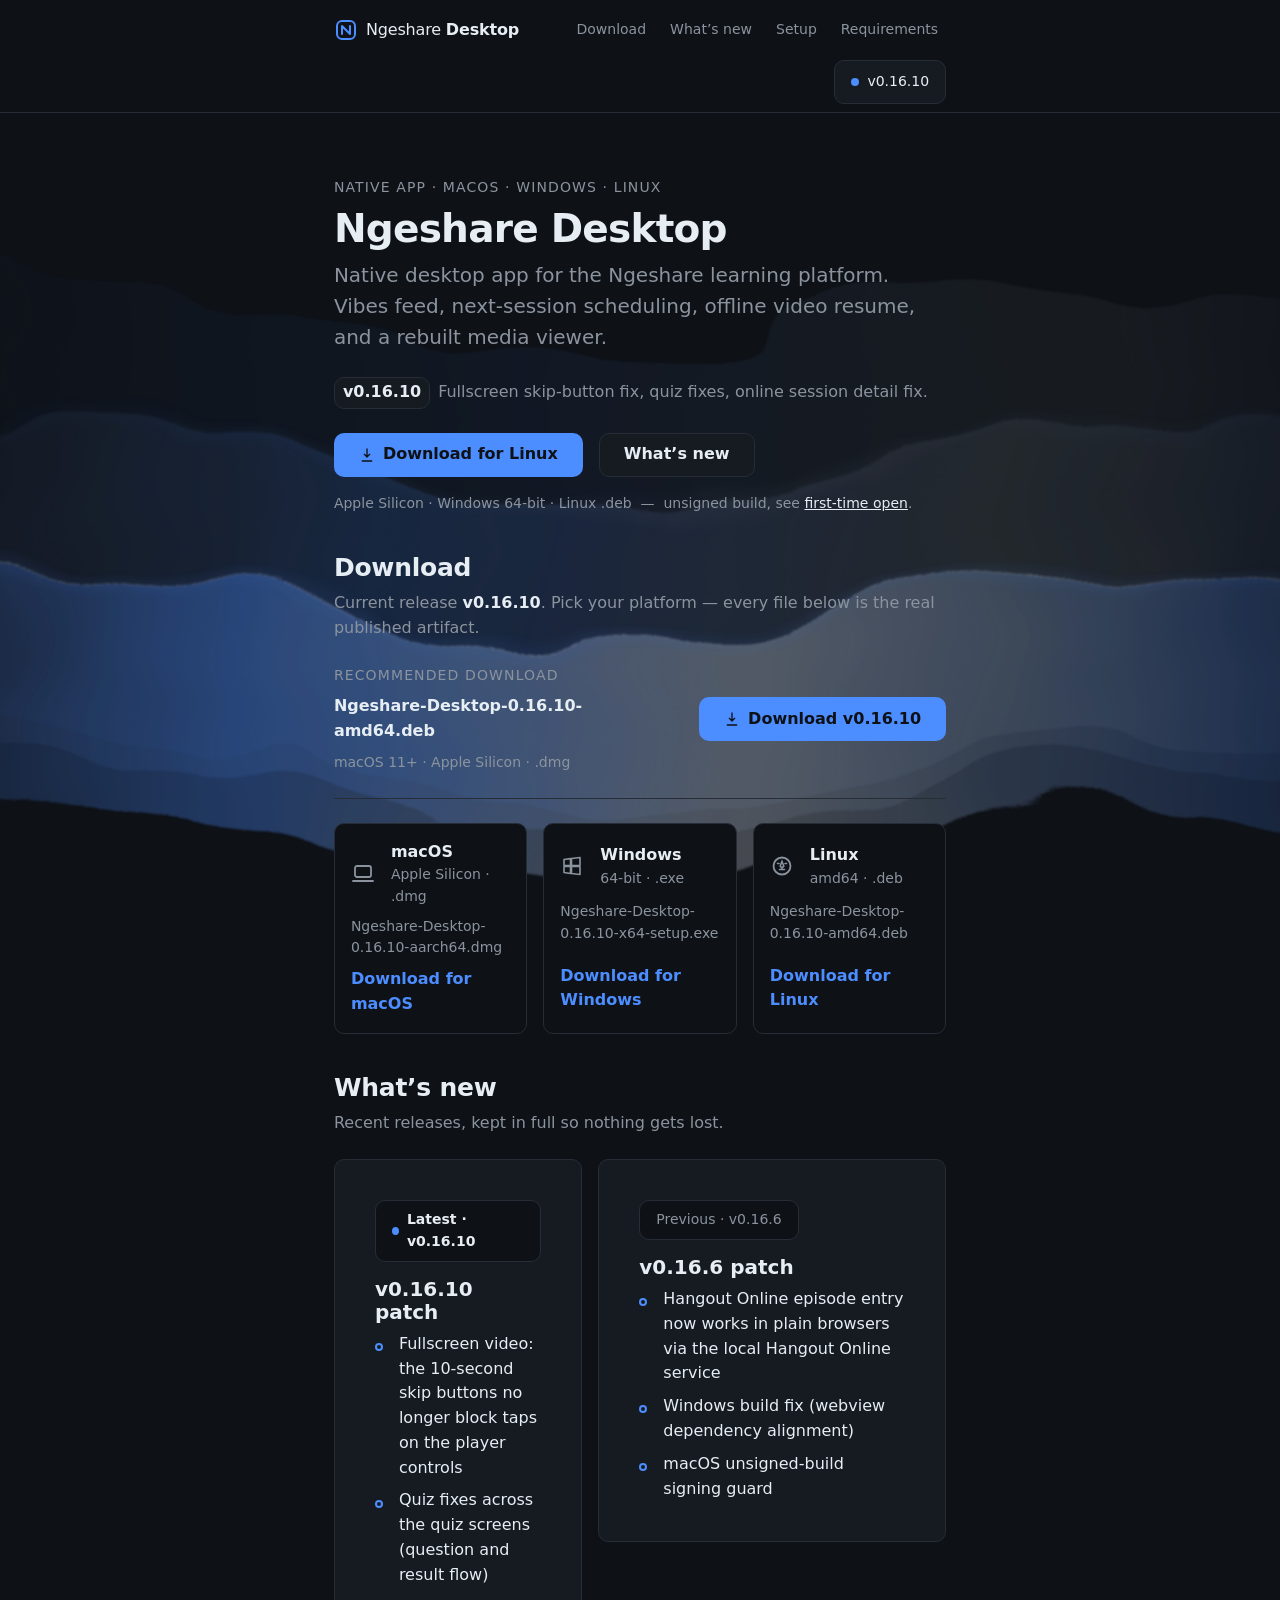
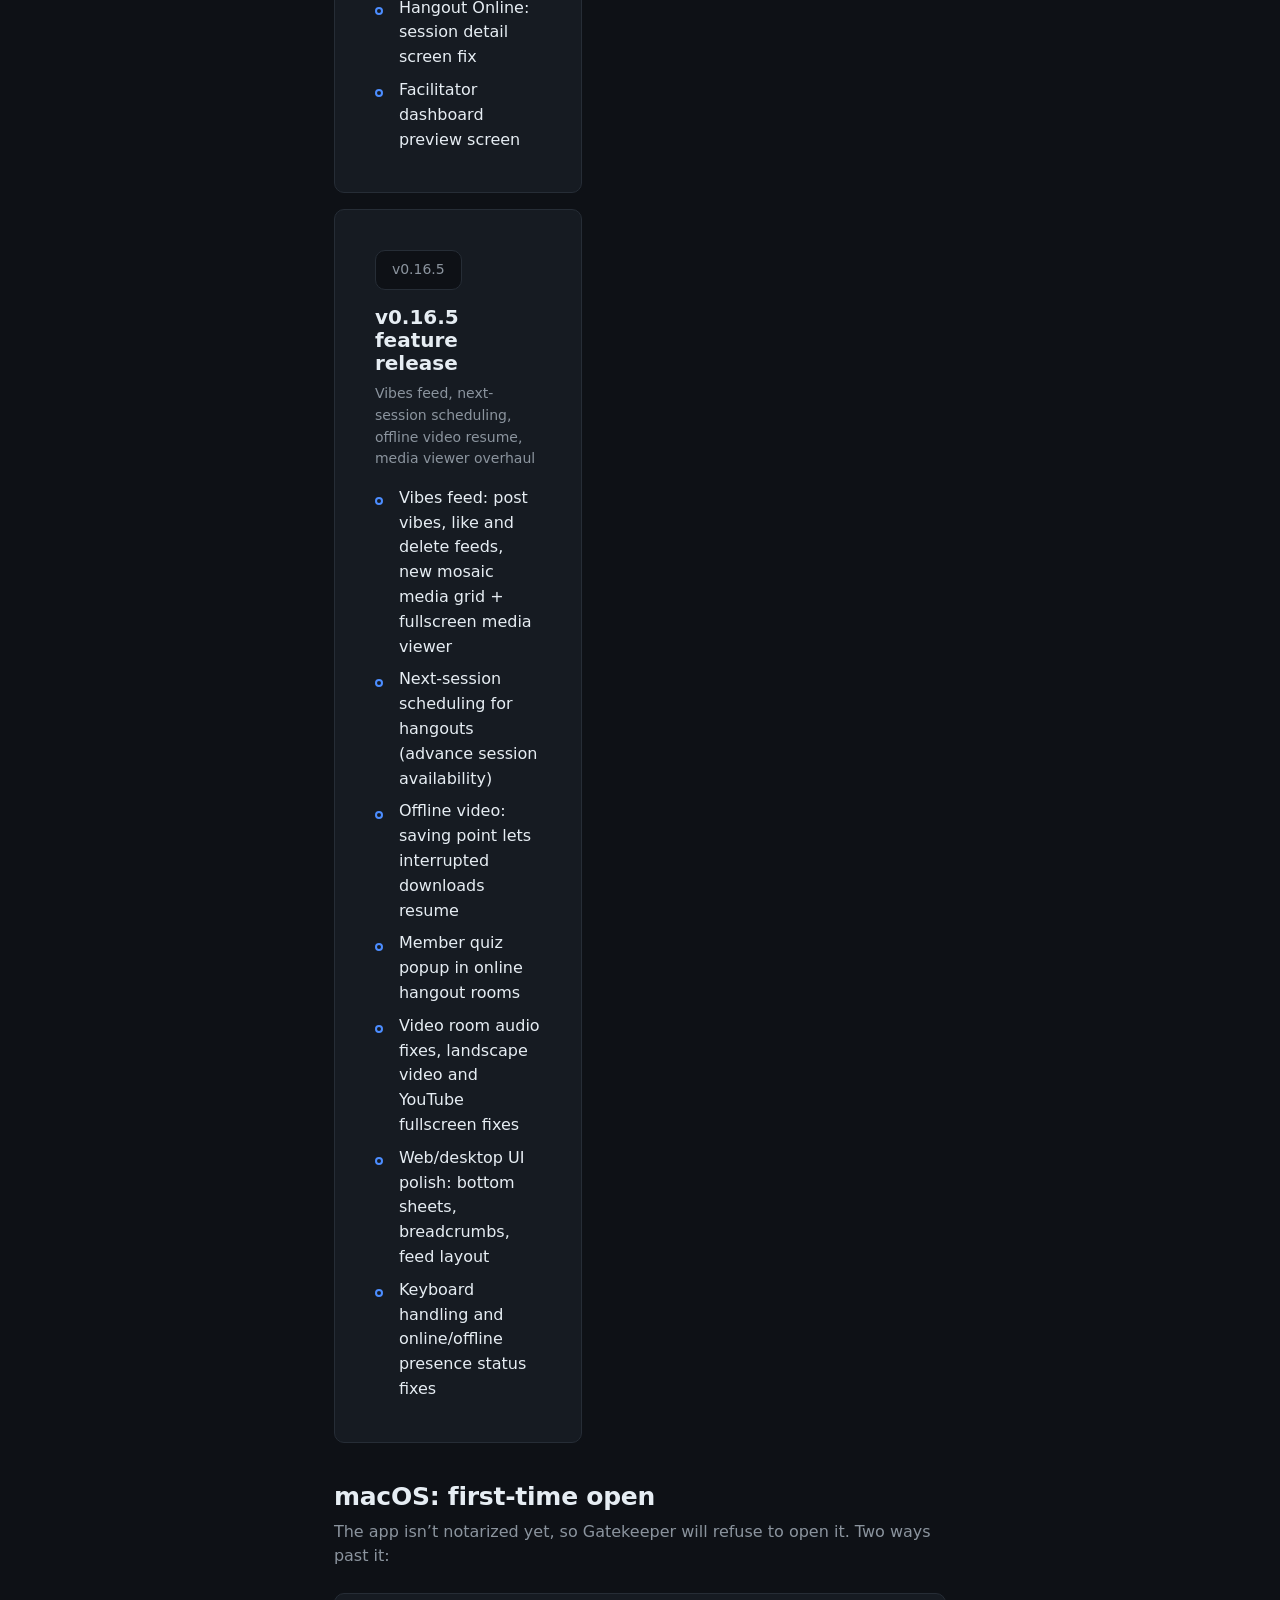
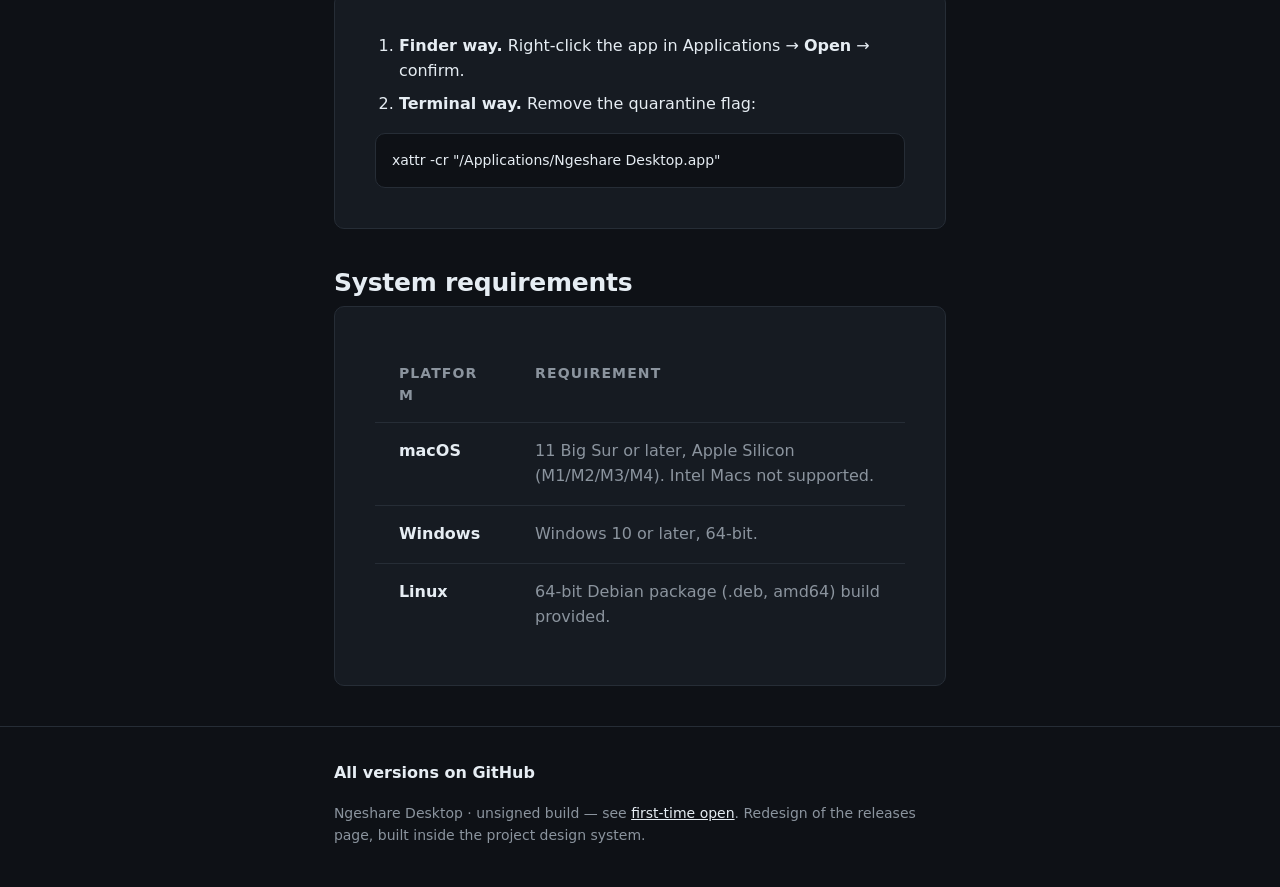
<file: index.html>
<!doctype html>
<html lang="en">
  <head>
    <meta charset="utf-8" />
    <meta name="viewport" content="width=device-width, initial-scale=1" />
    <title>Ngeshare Desktop — Download</title>
    <meta name="description" content="Download Ngeshare Desktop for macOS (Apple Silicon), Windows, or Linux." />
    <link rel="stylesheet" href="./tokens.css" />
    <link rel="stylesheet" href="./styles.css" />
  </head>
  <body>
    <div class="wave-bg" aria-hidden="true">
      <svg xmlns="http://www.w3.org/2000/svg" viewBox="0 0 1440 900" preserveAspectRatio="none">
        <defs>
          <!-- Ribbon gradients: bright core fading to nothing at both ends -->
          <linearGradient id="ribbon-a" x1="0" y1="0" x2="1" y2="0">
            <stop offset="0%" stop-color="var(--accent)" stop-opacity="0" />
            <stop offset="28%" stop-color="var(--accent)" stop-opacity="0.55" />
            <stop offset="55%" stop-color="var(--fg)" stop-opacity="0.42" />
            <stop offset="82%" stop-color="var(--accent)" stop-opacity="0.30" />
            <stop offset="100%" stop-color="var(--accent)" stop-opacity="0" />
          </linearGradient>
          <linearGradient id="ribbon-b" x1="0" y1="0" x2="1" y2="0">
            <stop offset="0%" stop-color="var(--muted)" stop-opacity="0" />
            <stop offset="35%" stop-color="var(--accent)" stop-opacity="0.34" />
            <stop offset="68%" stop-color="var(--muted)" stop-opacity="0.26" />
            <stop offset="100%" stop-color="var(--accent)" stop-opacity="0" />
          </linearGradient>
          <linearGradient id="ribbon-c" x1="0" y1="0" x2="1" y2="0">
            <stop offset="0%" stop-color="var(--accent)" stop-opacity="0" />
            <stop offset="45%" stop-color="var(--accent)" stop-opacity="0.22" />
            <stop offset="75%" stop-color="var(--fg)" stop-opacity="0.16" />
            <stop offset="100%" stop-color="var(--accent)" stop-opacity="0" />
          </linearGradient>
          <!-- Soft luminous edge -->
          <filter id="ribbon-glow" x="-30%" y="-60%" width="160%" height="220%">
            <feGaussianBlur stdDeviation="7" />
          </filter>
          <!-- Slow liquid warp of the ribbon silhouettes -->
          <filter id="ribbon-flow" x="-30%" y="-60%" width="160%" height="220%">
            <feTurbulence type="fractalNoise" baseFrequency="0.004 0.009" numOctaves="2" seed="11" result="flow-noise">
              <animate attributeName="baseFrequency" dur="34s" values="0.004 0.009;0.0065 0.0065;0.004 0.009" repeatCount="indefinite" />
            </feTurbulence>
            <feDisplacementMap in="SourceGraphic" in2="flow-noise" scale="95" xChannelSelector="R" yChannelSelector="G" result="warped" />
            <feGaussianBlur in="warped" stdDeviation="1.2" />
          </filter>
        </defs>

        <!-- Deepest, widest, slowest ribbon -->
        <g class="wave-bg__layer wave-bg__layer--c" filter="url(#ribbon-flow)">
          <path d="M-320,300 C120,140 520,470 920,320 C1220,210 1520,380 1800,240 L1800,700 C1520,840 1220,670 920,780 C520,930 120,600 -320,760 Z" fill="url(#ribbon-c)" />
        </g>

        <!-- Middle ribbon -->
        <g class="wave-bg__layer wave-bg__layer--b" filter="url(#ribbon-flow)">
          <path d="M-320,470 C160,300 560,620 940,470 C1240,355 1520,540 1800,400 L1800,730 C1520,870 1240,690 940,800 C560,950 160,630 -320,800 Z" fill="url(#ribbon-b)" />
          <path d="M-320,470 C160,300 560,620 940,470 C1240,355 1520,540 1800,400" fill="none" stroke="url(#ribbon-a)" stroke-width="2.5" filter="url(#ribbon-glow)" />
        </g>

        <!-- Foreground bright core streak -->
        <g class="wave-bg__layer wave-bg__layer--a" filter="url(#ribbon-flow)">
          <path d="M-320,620 C200,450 580,760 960,610 C1260,495 1540,670 1800,540 L1800,780 C1540,910 1260,735 960,850 C580,1000 200,690 -320,860 Z" fill="url(#ribbon-a)" />
          <path d="M-320,620 C200,450 580,760 960,610 C1260,495 1540,670 1800,540" fill="none" stroke="var(--accent)" stroke-opacity="0.7" stroke-width="2.5" filter="url(#ribbon-glow)" />
          <path d="M-320,620 C200,450 580,760 960,610 C1260,495 1540,670 1800,540" fill="none" stroke="var(--fg)" stroke-opacity="0.38" stroke-width="1" />
        </g>
      </svg>
    </div>
    <header class="site-header">
      <div class="wrap site-header__inner">
        <a class="brand" href="#top" aria-label="Ngeshare Desktop home">
          <svg class="brand__mark" viewBox="0 0 24 24" aria-hidden="true"><rect x="3" y="3" width="18" height="18" rx="5" fill="none" stroke="currentColor" stroke-width="2"/><path d="M8 16V8l8 8V8" fill="none" stroke="currentColor" stroke-width="2" stroke-linecap="round" stroke-linejoin="round"/></svg>
          <span>Ngeshare <strong>Desktop</strong></span>
        </a>
        <nav class="site-nav" aria-label="Primary">
          <a href="#download">Download</a>
          <a href="#changelog">What&rsquo;s new</a>
          <a href="#setup">Setup</a>
          <a href="#requirements">Requirements</a>
        </nav>
        <p class="version-pill" aria-label="Current release version">
          <span class="version-pill__dot" aria-hidden="true"></span>
          v0.16.10
        </p>
      </div>
    </header>

    <main id="top">
      <!-- HERO -->
      <section class="hero wrap" aria-labelledby="page-title">
        <p class="eyebrow">Native app &middot; macOS &middot; Windows &middot; Linux</p>
        <h1 class="hero__title" id="page-title">Ngeshare Desktop</h1>
        <p class="hero__lede">Native desktop app for the Ngeshare learning platform. Vibes feed, next-session scheduling, offline video resume, and a rebuilt media viewer.</p>
        <p class="release-line" aria-live="polite">
          <strong class="release-line__version">v0.16.10</strong>
          <span class="release-line__note">Fullscreen skip-button fix, quiz fixes, online session detail fix.</span>
        </p>
        <div class="hero__actions">
          <a class="button button--primary" id="primary-download" href="https://ngeflow.github.io/faster-desktop-releases/downloads/0.16.10/Ngeshare-Desktop-0.16.10-aarch64.dmg">
            <svg viewBox="0 0 24 24" aria-hidden="true"><path d="M12 3v12m0 0l-4-4m4 4l4-4M5 21h14" fill="none" stroke="currentColor" stroke-width="2" stroke-linecap="round" stroke-linejoin="round"/></svg>
            <span id="primary-label">Download for macOS</span>
          </a>
          <a class="button" href="#changelog">What&rsquo;s new</a>
        </div>
        <p class="hero__meta">Apple Silicon <span aria-hidden="true">&middot;</span> Windows 64-bit <span aria-hidden="true">&middot;</span> Linux .deb &nbsp;&mdash;&nbsp; unsigned build, see <a href="#setup">first-time open</a>.</p>
      </section>

      <!-- DOWNLOAD -->
      <section class="wrap section" id="download" aria-labelledby="download-title">
        <h2 class="section__title" id="download-title">Download</h2>
        <p class="section__lede">Current release <strong>v0.16.10</strong>. Pick your platform &mdash; every file below is the real published artifact.</p>
        <div class="download-card">
          <div class="download-main">
            <div>
              <p class="download-main__label">Recommended download</p>
              <p class="download-main__file"><strong id="main-file-name">Ngeshare-Desktop-0.16.10-aarch64.dmg</strong></p>
              <p class="download-main__sub">macOS 11+ &middot; Apple Silicon &middot; .dmg</p>
            </div>
            <a class="button button--primary button--large" id="main-download-btn" href="https://ngeflow.github.io/faster-desktop-releases/downloads/0.16.10/Ngeshare-Desktop-0.16.10-aarch64.dmg">
              <svg viewBox="0 0 24 24" aria-hidden="true"><path d="M12 3v12m0 0l-4-4m4 4l4-4M5 21h14" fill="none" stroke="currentColor" stroke-width="2" stroke-linecap="round" stroke-linejoin="round"/></svg>
              Download v0.16.10
            </a>
          </div>
          <hr class="divider" />
          <ul class="platform-list">
            <li class="platform">
              <div class="platform__head">
                <svg viewBox="0 0 24 24" aria-hidden="true"><rect x="4" y="4" width="16" height="11" rx="2" fill="none" stroke="currentColor" stroke-width="1.8"/><path d="M2 19h20" fill="none" stroke="currentColor" stroke-width="1.8" stroke-linecap="round"/></svg>
                <div>
                  <h3>macOS</h3>
                  <p>Apple Silicon &middot; .dmg</p>
                </div>
              </div>
              <p class="file-name">Ngeshare-Desktop-0.16.10-aarch64.dmg</p>
              <a class="platform__link" href="https://ngeflow.github.io/faster-desktop-releases/downloads/0.16.10/Ngeshare-Desktop-0.16.10-aarch64.dmg">Download for macOS</a>
            </li>
            <li class="platform">
              <div class="platform__head">
                <svg viewBox="0 0 24 24" aria-hidden="true"><path d="M4 5.5 10.5 4.6v7H4zM11.5 4.5 20 3.5v8H11.5zM4 12.5h6.5v7L4 18.5zM11.5 12.5H20v8l-8.5-1z" fill="none" stroke="currentColor" stroke-width="1.6" stroke-linejoin="round"/></svg>
                <div>
                  <h3>Windows</h3>
                  <p>64-bit &middot; .exe</p>
                </div>
              </div>
              <p class="file-name">Ngeshare-Desktop-0.16.10-x64-setup.exe</p>
              <a class="platform__link" href="https://ngeflow.github.io/faster-desktop-releases/downloads/0.16.10/Ngeshare-Desktop-0.16.10-x64-setup.exe">Download for Windows</a>
            </li>
            <li class="platform">
              <div class="platform__head">
                <svg viewBox="0 0 24 24" aria-hidden="true"><circle cx="12" cy="12" r="8.5" fill="none" stroke="currentColor" stroke-width="1.8"/><path d="M12 7.5 13.8 12l-1.8 2-1.8-2zM9 9.5H7.5M16.5 9.5H15M9.5 15.5h5" fill="none" stroke="currentColor" stroke-width="1.6" stroke-linecap="round"/></svg>
                <div>
                  <h3>Linux</h3>
                  <p>amd64 &middot; .deb</p>
                </div>
              </div>
              <p class="file-name">Ngeshare-Desktop-0.16.10-amd64.deb</p>
              <a class="platform__link" href="https://ngeflow.github.io/faster-desktop-releases/downloads/0.16.10/Ngeshare-Desktop-0.16.10-amd64.deb">Download for Linux</a>
            </li>
          </ul>
        </div>
      </section>

      <!-- CHANGELOG -->
      <section class="wrap section" id="changelog" aria-labelledby="changelog-title">
        <h2 class="section__title" id="changelog-title">What&rsquo;s new</h2>
        <p class="section__lede">Recent releases, kept in full so nothing gets lost.</p>
        <div class="changelog-grid">
          <article class="card" aria-labelledby="v1610-title">
            <p class="badge"><span class="badge__dot" aria-hidden="true"></span> Latest &middot; v0.16.10</p>
            <h3 id="v1610-title">v0.16.10 patch</h3>
            <ul class="tick-list">
              <li>Fullscreen video: the 10-second skip buttons no longer block taps on the player controls</li>
              <li>Quiz fixes across the quiz screens (question and result flow)</li>
              <li>Hangout Online: session detail screen fix</li>
              <li>Facilitator dashboard preview screen</li>
            </ul>
          </article>
          <article class="card" aria-labelledby="v166-title">
            <p class="badge badge--muted">Previous &middot; v0.16.6</p>
            <h3 id="v166-title">v0.16.6 patch</h3>
            <ul class="tick-list">
              <li>Hangout Online episode entry now works in plain browsers via the local Hangout Online service</li>
              <li>Windows build fix (webview dependency alignment)</li>
              <li>macOS unsigned-build signing guard</li>
            </ul>
          </article>
          <article class="card" aria-labelledby="v165-title">
            <p class="badge badge--muted">v0.16.5</p>
            <h3 id="v165-title">v0.16.5 feature release</h3>
            <p class="card__sub">Vibes feed, next-session scheduling, offline video resume, media viewer overhaul</p>
            <ul class="tick-list">
              <li>Vibes feed: post vibes, like and delete feeds, new mosaic media grid + fullscreen media viewer</li>
              <li>Next-session scheduling for hangouts (advance session availability)</li>
              <li>Offline video: saving point lets interrupted downloads resume</li>
              <li>Member quiz popup in online hangout rooms</li>
              <li>Video room audio fixes, landscape video and YouTube fullscreen fixes</li>
              <li>Web/desktop UI polish: bottom sheets, breadcrumbs, feed layout</li>
              <li>Keyboard handling and online/offline presence status fixes</li>
            </ul>
          </article>
        </div>
      </section>

      <!-- SETUP -->
      <section class="wrap section" id="setup" aria-labelledby="setup-title">
        <h2 class="section__title" id="setup-title">macOS: first-time open</h2>
        <p class="section__lede">The app isn&rsquo;t notarized yet, so Gatekeeper will refuse to open it. Two ways past it:</p>
        <div class="card steps-card">
          <ol class="steps">
            <li><strong>Finder way.</strong> Right-click the app in Applications &rarr; <strong>Open</strong> &rarr; confirm.</li>
            <li><strong>Terminal way.</strong> Remove the quarantine flag:</li>
          </ol>
          <pre class="code-block" tabindex="0" aria-label="Terminal command to remove the macOS quarantine flag"><code>xattr -cr &quot;/Applications/Ngeshare Desktop.app&quot;</code></pre>
        </div>
      </section>

      <!-- REQUIREMENTS -->
      <section class="wrap section" id="requirements" aria-labelledby="req-title">
        <h2 class="section__title" id="req-title">System requirements</h2>
        <div class="card card--table">
          <table class="req-table">
            <caption class="visually-hidden">Minimum system requirements per platform</caption>
            <thead>
              <tr><th scope="col">Platform</th><th scope="col">Requirement</th></tr>
            </thead>
            <tbody>
              <tr><th scope="row">macOS</th><td>11 Big Sur or later, Apple Silicon (M1/M2/M3/M4). Intel Macs not supported.</td></tr>
              <tr><th scope="row">Windows</th><td>Windows 10 or later, 64-bit.</td></tr>
              <tr><th scope="row">Linux</th><td>64-bit Debian package (.deb, amd64) build provided.</td></tr>
            </tbody>
          </table>
        </div>
      </section>
    </main>

    <footer class="site-footer">
      <div class="wrap site-footer__inner">
        <a class="all-versions" href="https://github.com/ngeflow/faster-desktop-releases/tree/main/downloads">All versions on GitHub</a>
        <p>Ngeshare Desktop &middot; unsigned build &mdash; see <a href="#setup">first-time open</a>. Redesign of the releases page, built inside the project design system.</p>
      </div>
    </footer>

    <script>
      (function () {
        var ua = navigator.userAgent || "";
        var label = document.getElementById("primary-label");
        var primary = document.getElementById("primary-download");
        var mainBtn = document.getElementById("main-download-btn");
        var mainFile = document.getElementById("main-file-name");
        var urls = {
          mac: "https://ngeflow.github.io/faster-desktop-releases/downloads/0.16.10/Ngeshare-Desktop-0.16.10-aarch64.dmg",
          win: "https://ngeflow.github.io/faster-desktop-releases/downloads/0.16.10/Ngeshare-Desktop-0.16.10-x64-setup.exe",
          linux: "https://ngeflow.github.io/faster-desktop-releases/downloads/0.16.10/Ngeshare-Desktop-0.16.10-amd64.deb"
        };
        var isMac = /Mac OS X|Macintosh/.test(ua);
        var isWin = /Windows/.test(ua);
        var isLinux = /Linux/.test(ua);
        if (isMac || (!isWin && !isLinux)) {
          label.textContent = "Download for macOS";
          primary.href = urls.mac;
          mainBtn.href = urls.mac;
          mainFile.textContent = "Ngeshare-Desktop-0.16.10-aarch64.dmg";
        } else if (isWin) {
          label.textContent = "Download for Windows";
          primary.href = urls.win;
          mainBtn.href = urls.win;
          mainFile.textContent = "Ngeshare-Desktop-0.16.10-x64-setup.exe";
        } else if (isLinux) {
          label.textContent = "Download for Linux";
          primary.href = urls.linux;
          mainBtn.href = urls.linux;
          mainFile.textContent = "Ngeshare-Desktop-0.16.10-amd64.deb";
        }
      })();
    </script>
  </body>
</html>
</file>
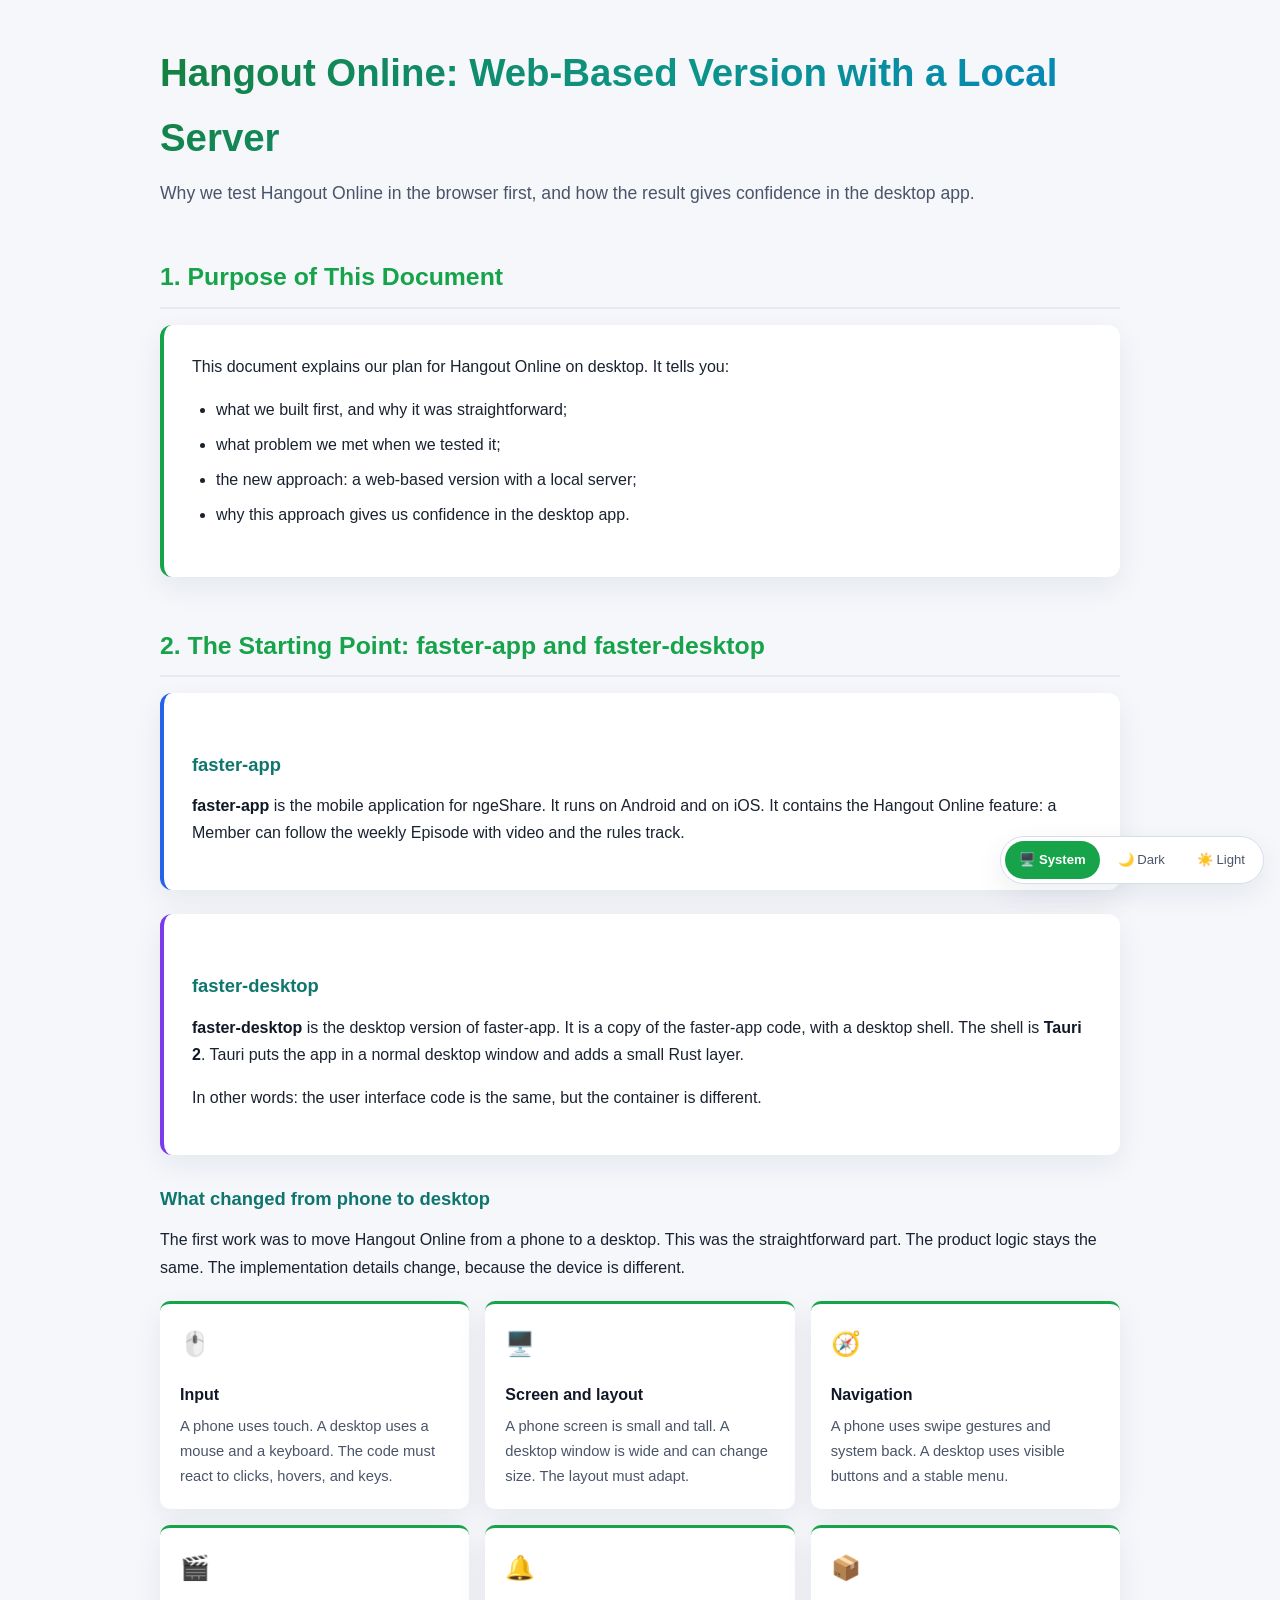
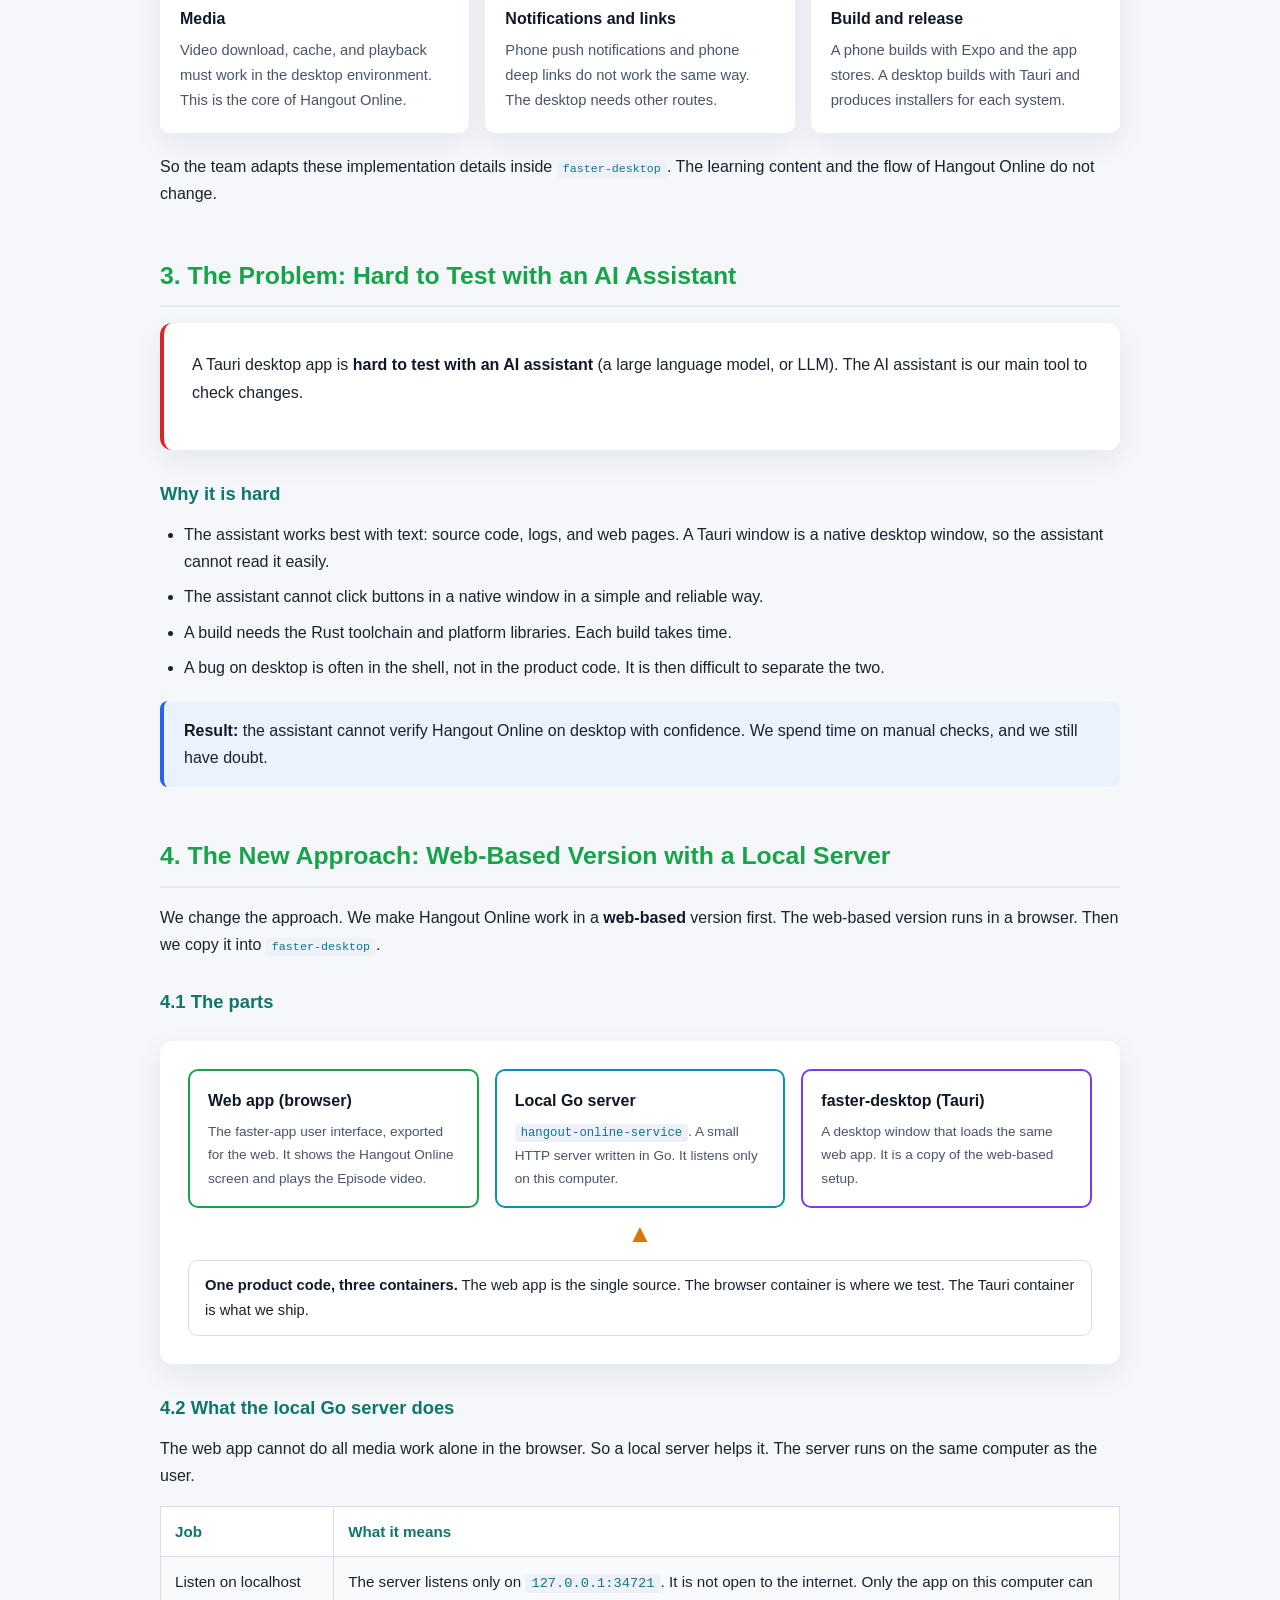
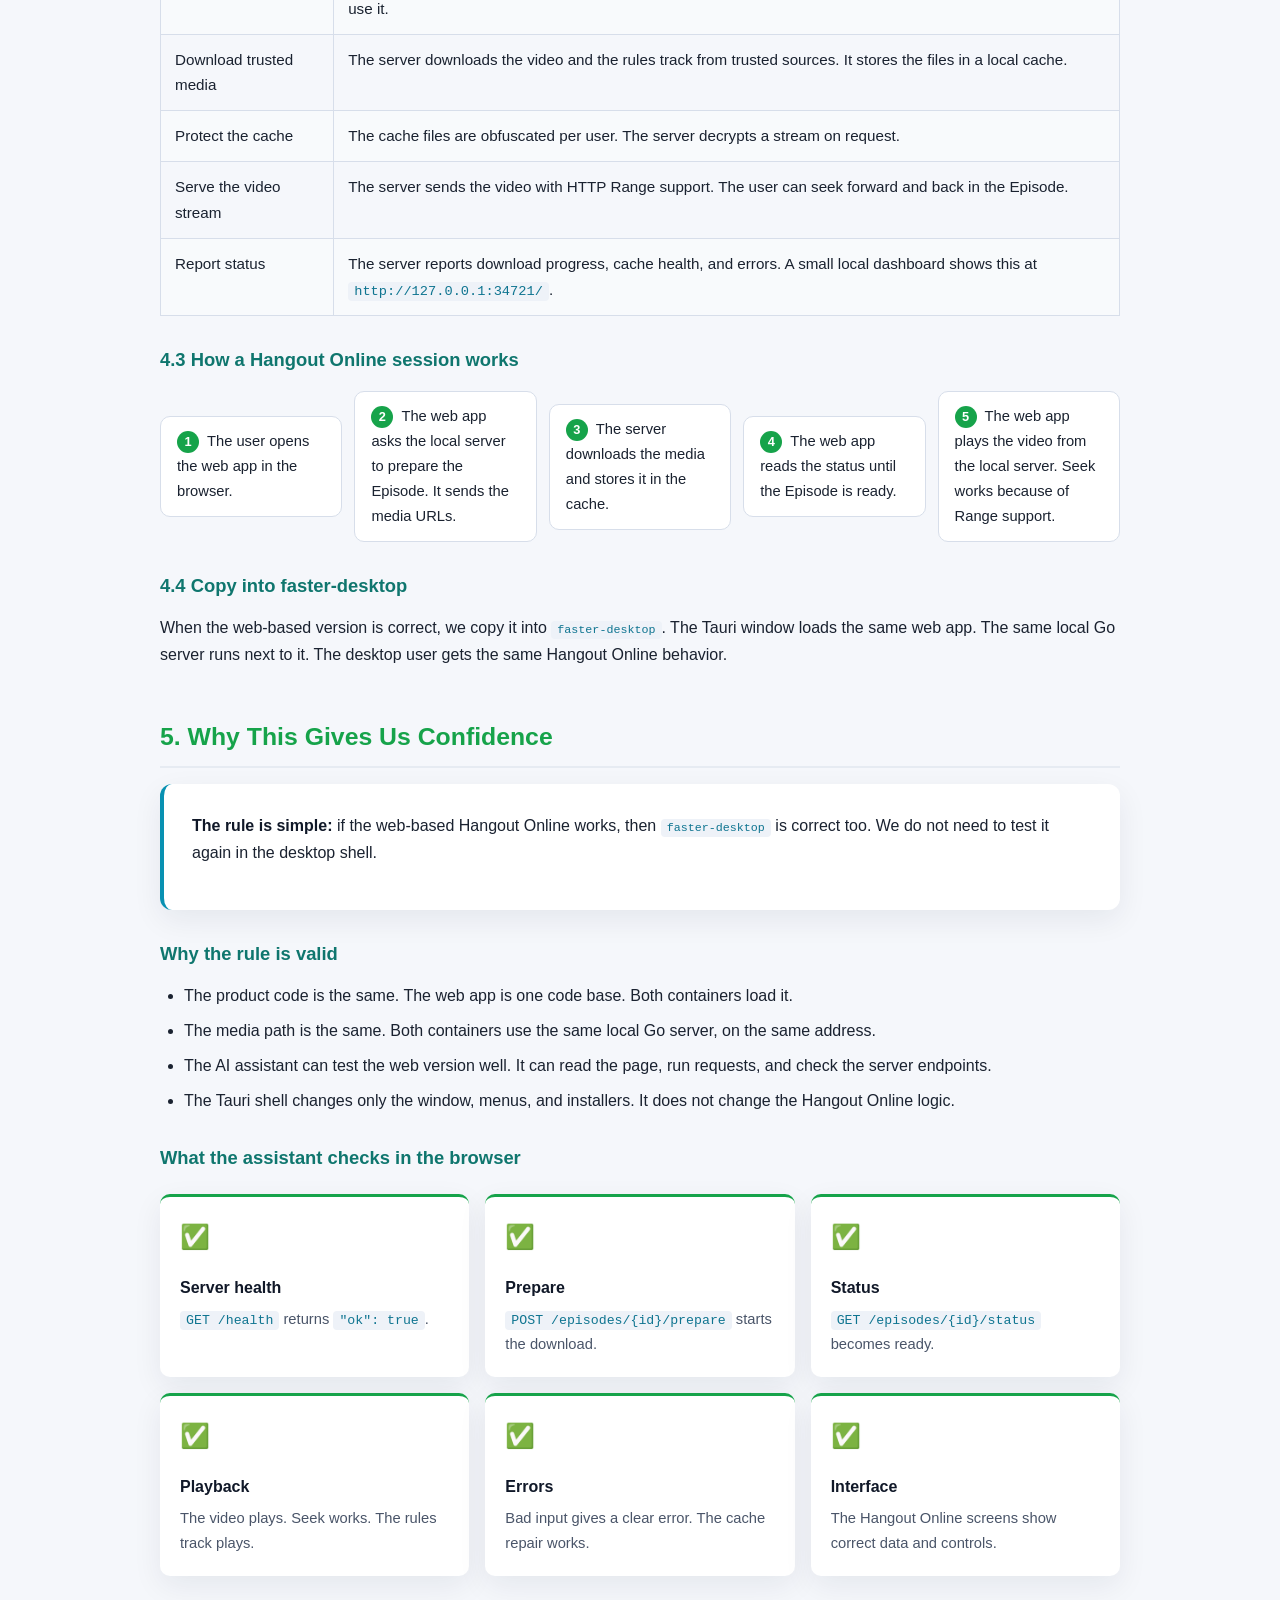
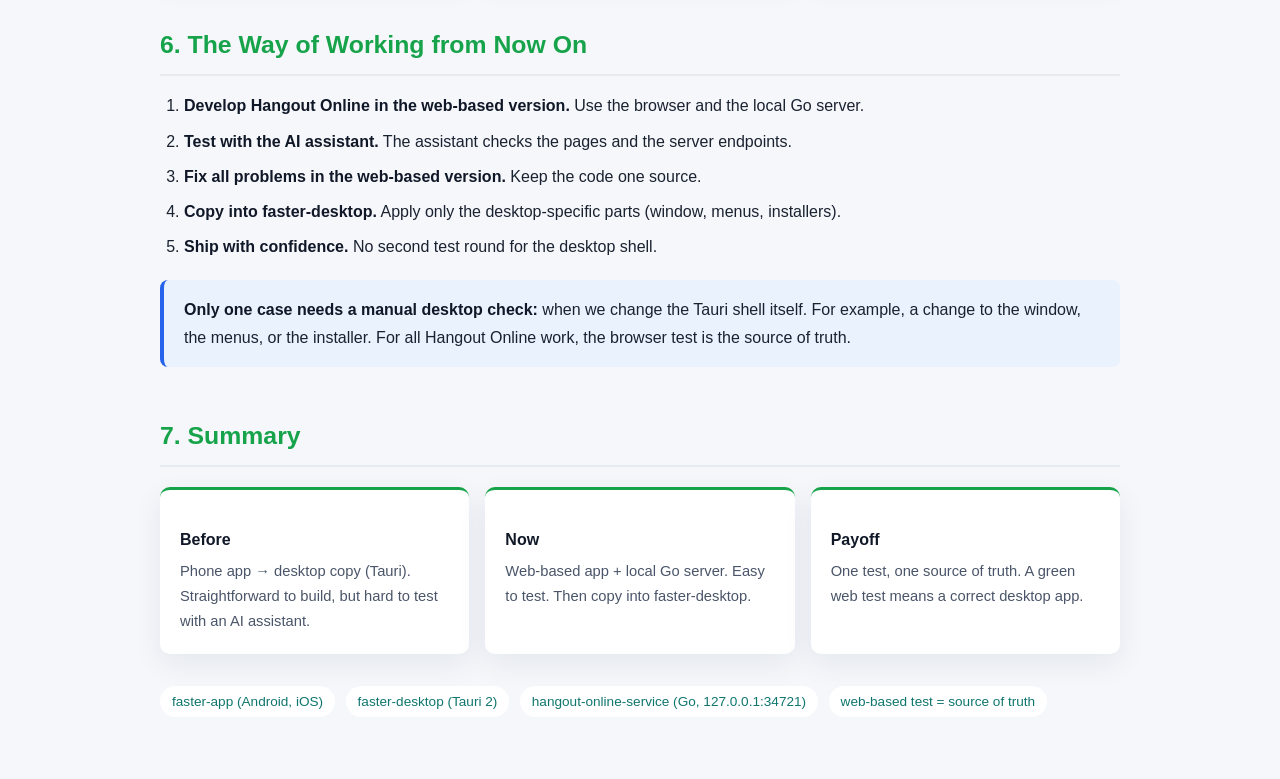
<file: hangout-online-web-based-explainer.html>
<!DOCTYPE html>
<html lang="en">
<head>
  <meta charset="UTF-8">
  <meta name="viewport" content="width=device-width, initial-scale=1.0">
  <title>Hangout Online — Web-Based Version with a Local Server</title>
  <style>
    * { margin: 0; padding: 0; box-sizing: border-box; }

    /* ---------- Dark theme (default) ---------- */
    :root {
      color-scheme: dark;
      --bg: #0f172a;
      --text: #e2e8f0;
      --text-muted: #94a3b8;
      --heading: #f1f5f9;
      --surface: #1e293b;
      --surface-2: #0f172a;
      --row-alt: #16213b;
      --border: #334155;
      --border-soft: #1e293b;
      --code-bg: #0f172a;
      --code-text: #22d3ee;
      --note-bg: #172554;
      --note-border: #3b82f6;
      --arrow: #f59e0b;
      --accent: #22c55e;
      --accent-2: #34d399;
      --accent-text: #0f172a;
      --c-purple: #a855f7;
      --c-blue: #3b82f6;
      --c-orange: #f97316;
      --c-cyan: #06b6d4;
      --c-red: #ef4444;
      --h1-grad: linear-gradient(135deg, #22c55e, #10b981, #06b6d4);
      --shadow: none;
    }

    /* ---------- Light theme ---------- */
    :root[data-theme="light"] {
      color-scheme: light;
      --bg: #f5f7fb;
      --text: #1a2230;
      --text-muted: #4a5569;
      --heading: #101828;
      --surface: #ffffff;
      --surface-2: #ffffff;
      --row-alt: #f8fafc;
      --border: #d7deea;
      --border-soft: #e6ebf2;
      --code-bg: #eef2f8;
      --code-text: #0e7490;
      --note-bg: #eaf2fe;
      --note-border: #2563eb;
      --arrow: #d97706;
      --accent: #16a34a;
      --accent-2: #0f766e;
      --accent-text: #ffffff;
      --c-purple: #7c3aed;
      --c-blue: #2563eb;
      --c-orange: #ea580c;
      --c-cyan: #0891b2;
      --c-red: #dc2626;
      --h1-grad: linear-gradient(135deg, #15803d, #0d9488, #0284c7);
      --shadow: 0 10px 30px rgba(20, 30, 50, .07);
    }

    @media (prefers-color-scheme: light) {
      :root:not([data-theme="dark"]) {
        color-scheme: light;
        --bg: #f5f7fb;
        --text: #1a2230;
        --text-muted: #4a5569;
        --heading: #101828;
        --surface: #ffffff;
        --surface-2: #ffffff;
        --row-alt: #f8fafc;
        --border: #d7deea;
        --border-soft: #e6ebf2;
        --code-bg: #eef2f8;
        --code-text: #0e7490;
        --note-bg: #eaf2fe;
        --note-border: #2563eb;
        --arrow: #d97706;
        --accent: #16a34a;
        --accent-2: #0f766e;
        --accent-text: #ffffff;
        --c-purple: #7c3aed;
        --c-blue: #2563eb;
        --c-orange: #ea580c;
        --c-cyan: #0891b2;
        --c-red: #dc2626;
        --h1-grad: linear-gradient(135deg, #15803d, #0d9488, #0284c7);
        --shadow: 0 10px 30px rgba(20, 30, 50, .07);
      }
    }

    body {
      font-family: -apple-system, BlinkMacSystemFont, 'Segoe UI', Roboto, Oxygen, Ubuntu, sans-serif;
      background: var(--bg);
      color: var(--text);
      line-height: 1.7;
      padding: 40px 20px;
      transition: background .2s ease, color .2s ease;
    }
    .container { max-width: 960px; margin: 0 auto; }
    h1 {
      font-size: 2.4rem;
      background: var(--h1-grad);
      -webkit-background-clip: text;
      background-clip: text;
      -webkit-text-fill-color: transparent;
      margin-bottom: 8px;
    }
    .subtitle { color: var(--text-muted); font-size: 1.1rem; margin-bottom: 40px; }
    h2 {
      font-size: 1.55rem;
      color: var(--accent);
      margin: 48px 0 16px;
      padding-bottom: 8px;
      border-bottom: 2px solid var(--border-soft);
    }
    h3 {
      font-size: 1.15rem;
      color: var(--accent-2);
      margin: 28px 0 12px;
    }
    h4 { color: var(--heading); margin: 16px 0 8px; }
    p { margin-bottom: 16px; }
    ul, ol { margin: 12px 0 20px 24px; }
    li { margin-bottom: 8px; }
    .card {
      background: var(--surface);
      border-radius: 12px;
      padding: 28px;
      margin-bottom: 24px;
      border-left: 4px solid var(--accent);
      box-shadow: var(--shadow);
    }
    .card.purple { border-left-color: var(--c-purple); }
    .card.blue { border-left-color: var(--c-blue); }
    .card.orange { border-left-color: var(--c-orange); }
    .card.cyan { border-left-color: var(--c-cyan); }
    .card.red { border-left-color: var(--c-red); }
    .grid {
      display: grid;
      grid-template-columns: repeat(auto-fit, minmax(260px, 1fr));
      gap: 16px;
      margin: 20px 0;
    }
    .grid-item {
      background: var(--surface);
      border-radius: 10px;
      padding: 20px;
      border-top: 3px solid var(--accent);
      box-shadow: var(--shadow);
    }
    .grid-item .icon { font-size: 1.5rem; margin-bottom: 8px; }
    .grid-item h4 { color: var(--heading); margin-bottom: 6px; }
    .grid-item p { color: var(--text-muted); font-size: 0.92rem; margin: 0; }
    strong { color: var(--heading); }
    code {
      background: var(--code-bg);
      padding: 2px 6px;
      border-radius: 4px;
      font-size: 0.9em;
      color: var(--code-text);
    }
    .diagram {
      background: var(--surface);
      border-radius: 12px;
      padding: 28px;
      margin: 24px 0;
      text-align: center;
      box-shadow: var(--shadow);
    }
    .diagram .row {
      display: flex;
      flex-wrap: wrap;
      gap: 16px;
      justify-content: center;
      align-items: stretch;
    }
    .node {
      background: var(--surface-2);
      border: 2px solid var(--accent);
      border-radius: 10px;
      padding: 16px 18px;
      flex: 1 1 220px;
      max-width: 300px;
      text-align: left;
    }
    .node.tauri { border-color: var(--c-purple); }
    .node.server { border-color: var(--c-cyan); }
    .node h4 { margin: 0 0 6px; font-size: 1rem; }
    .node p { color: var(--text-muted); font-size: 0.85rem; margin: 0; }
    .arrow {
      color: var(--arrow);
      font-size: 1.6rem;
      align-self: center;
      padding: 4px 0;
      width: 100%;
    }
    .flow {
      display: flex;
      flex-wrap: wrap;
      gap: 12px;
      justify-content: center;
      align-items: center;
      margin: 16px 0 4px;
    }
    .step {
      background: var(--surface-2);
      border: 1px solid var(--border);
      border-radius: 10px;
      padding: 12px 16px;
      font-size: 0.92rem;
      color: var(--text);
      flex: 1 1 180px;
      text-align: left;
    }
    .step .num {
      display: inline-block;
      background: var(--accent);
      color: var(--accent-text);
      font-weight: 700;
      border-radius: 50%;
      width: 22px;
      height: 22px;
      line-height: 22px;
      text-align: center;
      font-size: 0.8rem;
      margin-right: 8px;
    }
    .note {
      background: var(--note-bg);
      border-left: 4px solid var(--note-border);
      border-radius: 8px;
      padding: 16px 20px;
      margin: 20px 0;
    }
    .note p:last-child { margin-bottom: 0; }
    .pill {
      display: inline-block;
      background: var(--surface);
      padding: 4px 12px;
      border-radius: 20px;
      font-size: 0.85rem;
      color: var(--accent-2);
      margin: 0 6px 8px 0;
    }
    table {
      width: 100%;
      border-collapse: collapse;
      margin: 16px 0 24px;
      font-size: 0.95rem;
    }
    th, td {
      border: 1px solid var(--border);
      padding: 12px 14px;
      text-align: left;
      vertical-align: top;
    }
    th { background: var(--surface); color: var(--accent-2); }
    tr:nth-child(even) td { background: var(--row-alt); }

    /* ---------- Theme switcher ---------- */
    .theme-switcher {
      position: fixed;
      right: 16px;
      bottom: 16px;
      z-index: 50;
      display: flex;
      gap: 4px;
      background: var(--surface);
      border: 1px solid var(--border);
      border-radius: 999px;
      padding: 4px;
      box-shadow: var(--shadow);
    }
    .theme-switcher button {
      border: 0;
      background: transparent;
      color: var(--text-muted);
      font: inherit;
      font-size: 0.82rem;
      padding: 8px 14px;
      border-radius: 999px;
      cursor: pointer;
      transition: background .15s ease, color .15s ease;
    }
    .theme-switcher button:hover { color: var(--heading); }
    .theme-switcher button[aria-pressed="true"] {
      background: var(--accent);
      color: var(--accent-text);
      font-weight: 600;
    }
    .theme-switcher button:focus-visible {
      outline: 2px solid var(--c-blue);
      outline-offset: 2px;
    }
    @media (max-width: 480px) {
      .theme-switcher button { padding: 8px 10px; font-size: 0.78rem; }
    }
  </style>
  <script>
    /* Apply the saved theme before the page paints. */
    (function () {
      try {
        var v = localStorage.getItem('ho-theme');
        if (v === 'dark' || v === 'light') {
          document.documentElement.setAttribute('data-theme', v);
        }
      } catch (e) { }
    })();
  </script>
</head>
<body>
  <div class="container">

    <h1>Hangout Online: Web-Based Version with a Local Server</h1>
    <p class="subtitle">Why we test Hangout Online in the browser first, and how the result gives confidence in the desktop app.</p>

    <!-- ============================================================ -->
    <h2>1. Purpose of This Document</h2>
    <div class="card">
      <p>This document explains our plan for Hangout Online on desktop. It tells you:</p>
      <ul>
        <li>what we built first, and why it was straightforward;</li>
        <li>what problem we met when we tested it;</li>
        <li>the new approach: a web-based version with a local server;</li>
        <li>why this approach gives us confidence in the desktop app.</li>
      </ul>
    </div>

    <!-- ============================================================ -->
    <h2>2. The Starting Point: faster-app and faster-desktop</h2>

    <div class="card blue">
      <h3>faster-app</h3>
      <p><strong>faster-app</strong> is the mobile application for ngeShare. It runs on Android and on iOS. It contains the Hangout Online feature: a Member can follow the weekly Episode with video and the rules track.</p>
    </div>

    <div class="card purple">
      <h3>faster-desktop</h3>
      <p><strong>faster-desktop</strong> is the desktop version of faster-app. It is a copy of the faster-app code, with a desktop shell. The shell is <strong>Tauri 2</strong>. Tauri puts the app in a normal desktop window and adds a small Rust layer.</p>
      <p>In other words: the user interface code is the same, but the container is different.</p>
    </div>

    <h3>What changed from phone to desktop</h3>
    <p>The first work was to move Hangout Online from a phone to a desktop. This was the straightforward part. The product logic stays the same. The implementation details change, because the device is different.</p>

    <div class="grid">
      <div class="grid-item">
        <div class="icon">🖱️</div>
        <h4>Input</h4>
        <p>A phone uses touch. A desktop uses a mouse and a keyboard. The code must react to clicks, hovers, and keys.</p>
      </div>
      <div class="grid-item">
        <div class="icon">🖥️</div>
        <h4>Screen and layout</h4>
        <p>A phone screen is small and tall. A desktop window is wide and can change size. The layout must adapt.</p>
      </div>
      <div class="grid-item">
        <div class="icon">🧭</div>
        <h4>Navigation</h4>
        <p>A phone uses swipe gestures and system back. A desktop uses visible buttons and a stable menu.</p>
      </div>
      <div class="grid-item">
        <div class="icon">🎬</div>
        <h4>Media</h4>
        <p>Video download, cache, and playback must work in the desktop environment. This is the core of Hangout Online.</p>
      </div>
      <div class="grid-item">
        <div class="icon">🔔</div>
        <h4>Notifications and links</h4>
        <p>Phone push notifications and phone deep links do not work the same way. The desktop needs other routes.</p>
      </div>
      <div class="grid-item">
        <div class="icon">📦</div>
        <h4>Build and release</h4>
        <p>A phone builds with Expo and the app stores. A desktop builds with Tauri and produces installers for each system.</p>
      </div>
    </div>

    <p>So the team adapts these implementation details inside <code>faster-desktop</code>. The learning content and the flow of Hangout Online do not change.</p>

    <!-- ============================================================ -->
    <h2>3. The Problem: Hard to Test with an AI Assistant</h2>

    <div class="card red">
      <p>A Tauri desktop app is <strong>hard to test with an AI assistant</strong> (a large language model, or LLM). The AI assistant is our main tool to check changes.</p>
    </div>

    <h3>Why it is hard</h3>
    <ul>
      <li>The assistant works best with text: source code, logs, and web pages. A Tauri window is a native desktop window, so the assistant cannot read it easily.</li>
      <li>The assistant cannot click buttons in a native window in a simple and reliable way.</li>
      <li>A build needs the Rust toolchain and platform libraries. Each build takes time.</li>
      <li>A bug on desktop is often in the shell, not in the product code. It is then difficult to separate the two.</li>
    </ul>

    <div class="note">
      <p><strong>Result:</strong> the assistant cannot verify Hangout Online on desktop with confidence. We spend time on manual checks, and we still have doubt.</p>
    </div>

    <!-- ============================================================ -->
    <h2>4. The New Approach: Web-Based Version with a Local Server</h2>

    <p>We change the approach. We make Hangout Online work in a <strong>web-based</strong> version first. The web-based version runs in a browser. Then we copy it into <code>faster-desktop</code>.</p>

    <h3>4.1 The parts</h3>

    <div class="diagram">
      <div class="row">
        <div class="node">
          <h4>Web app (browser)</h4>
          <p>The faster-app user interface, exported for the web. It shows the Hangout Online screen and plays the Episode video.</p>
        </div>
        <div class="node server">
          <h4>Local Go server</h4>
          <p><code>hangout-online-service</code>. A small HTTP server written in Go. It listens only on this computer.</p>
        </div>
        <div class="node tauri">
          <h4>faster-desktop (Tauri)</h4>
          <p>A desktop window that loads the same web app. It is a copy of the web-based setup.</p>
        </div>
      </div>
      <div class="arrow">▲</div>
      <div class="row">
        <div class="step" style="max-width: none; flex: 1 1 100%;">
          <strong>One product code, three containers.</strong> The web app is the single source. The browser container is where we test. The Tauri container is what we ship.
        </div>
      </div>
    </div>

    <h3>4.2 What the local Go server does</h3>
    <p>The web app cannot do all media work alone in the browser. So a local server helps it. The server runs on the same computer as the user.</p>

    <table>
      <tr>
        <th>Job</th>
        <th>What it means</th>
      </tr>
      <tr>
        <td>Listen on localhost</td>
        <td>The server listens only on <code>127.0.0.1:34721</code>. It is not open to the internet. Only the app on this computer can use it.</td>
      </tr>
      <tr>
        <td>Download trusted media</td>
        <td>The server downloads the video and the rules track from trusted sources. It stores the files in a local cache.</td>
      </tr>
      <tr>
        <td>Protect the cache</td>
        <td>The cache files are obfuscated per user. The server decrypts a stream on request.</td>
      </tr>
      <tr>
        <td>Serve the video stream</td>
        <td>The server sends the video with HTTP Range support. The user can seek forward and back in the Episode.</td>
      </tr>
      <tr>
        <td>Report status</td>
        <td>The server reports download progress, cache health, and errors. A small local dashboard shows this at <code>http://127.0.0.1:34721/</code>.</td>
      </tr>
    </table>

    <h3>4.3 How a Hangout Online session works</h3>
    <div class="flow">
      <div class="step"><span class="num">1</span>The user opens the web app in the browser.</div>
      <div class="step"><span class="num">2</span>The web app asks the local server to prepare the Episode. It sends the media URLs.</div>
      <div class="step"><span class="num">3</span>The server downloads the media and stores it in the cache.</div>
      <div class="step"><span class="num">4</span>The web app reads the status until the Episode is ready.</div>
      <div class="step"><span class="num">5</span>The web app plays the video from the local server. Seek works because of Range support.</div>
    </div>

    <h3>4.4 Copy into faster-desktop</h3>
    <p>When the web-based version is correct, we copy it into <code>faster-desktop</code>. The Tauri window loads the same web app. The same local Go server runs next to it. The desktop user gets the same Hangout Online behavior.</p>

    <!-- ============================================================ -->
    <h2>5. Why This Gives Us Confidence</h2>

    <div class="card cyan">
      <p><strong>The rule is simple:</strong> if the web-based Hangout Online works, then <code>faster-desktop</code> is correct too. We do not need to test it again in the desktop shell.</p>
    </div>

    <h3>Why the rule is valid</h3>
    <ul>
      <li>The product code is the same. The web app is one code base. Both containers load it.</li>
      <li>The media path is the same. Both containers use the same local Go server, on the same address.</li>
      <li>The AI assistant can test the web version well. It can read the page, run requests, and check the server endpoints.</li>
      <li>The Tauri shell changes only the window, menus, and installers. It does not change the Hangout Online logic.</li>
    </ul>

    <h3>What the assistant checks in the browser</h3>
    <div class="grid">
      <div class="grid-item">
        <div class="icon">✅</div>
        <h4>Server health</h4>
        <p><code>GET /health</code> returns <code>"ok": true</code>.</p>
      </div>
      <div class="grid-item">
        <div class="icon">✅</div>
        <h4>Prepare</h4>
        <p><code>POST /episodes/{id}/prepare</code> starts the download.</p>
      </div>
      <div class="grid-item">
        <div class="icon">✅</div>
        <h4>Status</h4>
        <p><code>GET /episodes/{id}/status</code> becomes ready.</p>
      </div>
      <div class="grid-item">
        <div class="icon">✅</div>
        <h4>Playback</h4>
        <p>The video plays. Seek works. The rules track plays.</p>
      </div>
      <div class="grid-item">
        <div class="icon">✅</div>
        <h4>Errors</h4>
        <p>Bad input gives a clear error. The cache repair works.</p>
      </div>
      <div class="grid-item">
        <div class="icon">✅</div>
        <h4>Interface</h4>
        <p>The Hangout Online screens show correct data and controls.</p>
      </div>
    </div>

    <!-- ============================================================ -->
    <h2>6. The Way of Working from Now On</h2>

    <ol>
      <li><strong>Develop Hangout Online in the web-based version.</strong> Use the browser and the local Go server.</li>
      <li><strong>Test with the AI assistant.</strong> The assistant checks the pages and the server endpoints.</li>
      <li><strong>Fix all problems in the web-based version.</strong> Keep the code one source.</li>
      <li><strong>Copy into faster-desktop.</strong> Apply only the desktop-specific parts (window, menus, installers).</li>
      <li><strong>Ship with confidence.</strong> No second test round for the desktop shell.</li>
    </ol>

    <div class="note">
      <p><strong>Only one case needs a manual desktop check:</strong> when we change the Tauri shell itself. For example, a change to the window, the menus, or the installer. For all Hangout Online work, the browser test is the source of truth.</p>
    </div>

    <!-- ============================================================ -->
    <h2>7. Summary</h2>

    <div class="grid">
      <div class="grid-item">
        <h4>Before</h4>
        <p>Phone app → desktop copy (Tauri). Straightforward to build, but hard to test with an AI assistant.</p>
      </div>
      <div class="grid-item">
        <h4>Now</h4>
        <p>Web-based app + local Go server. Easy to test. Then copy into faster-desktop.</p>
      </div>
      <div class="grid-item">
        <h4>Payoff</h4>
        <p>One test, one source of truth. A green web test means a correct desktop app.</p>
      </div>
    </div>

    <p style="margin-top: 32px;">
      <span class="pill">faster-app (Android, iOS)</span>
      <span class="pill">faster-desktop (Tauri 2)</span>
      <span class="pill">hangout-online-service (Go, 127.0.0.1:34721)</span>
      <span class="pill">web-based test = source of truth</span>
    </p>

  </div>

  <div class="theme-switcher" role="group" aria-label="Color theme">
    <button type="button" data-theme-value="system" aria-pressed="true">🖥️ System</button>
    <button type="button" data-theme-value="dark" aria-pressed="false">🌙 Dark</button>
    <button type="button" data-theme-value="light" aria-pressed="false">☀️ Light</button>
  </div>

  <script>
    (function () {
      var KEY = 'ho-theme';
      var root = document.documentElement;
      var buttons = document.querySelectorAll('.theme-switcher button');

      function current() {
        var v = root.getAttribute('data-theme');
        return (v === 'dark' || v === 'light') ? v : 'system';
      }

      function paint() {
        var active = current();
        buttons.forEach(function (b) {
          b.setAttribute('aria-pressed', b.getAttribute('data-theme-value') === active ? 'true' : 'false');
        });
      }

      buttons.forEach(function (b) {
        b.addEventListener('click', function () {
          var value = b.getAttribute('data-theme-value');
          if (value === 'system') {
            root.removeAttribute('data-theme');
          } else {
            root.setAttribute('data-theme', value);
          }
          try { localStorage.setItem(KEY, value); } catch (e) { }
          paint();
        });
      });

      paint();
    })();
  </script>
</body>
</html>
</file>
<file: tokens.css>
/* tokens.css — the design system's single source of values.
   Every colour, space and type value in styles.css must come from here. */
:root {
  color-scheme: dark;

  /* Surfaces and ink */
  --bg: #0e1116;
  --surface: #161b22;
  --fg: #e6edf3;
  --muted: #8b949e;
  --border: #262d36;
  --accent: #4c8dff;

  /* Type */
  --font-sans: ui-sans-serif, system-ui, -apple-system, "Segoe UI", Roboto, Helvetica, Arial, sans-serif;
  --step--1: 0.875rem;
  --step-0: 1rem;
  --step-1: 1.25rem;
  --step-2: 1.563rem;
  --step-3: 1.953rem;
  --step-4: 2.441rem;
  --leading-tight: 1.15;
  --leading-body: 1.55;

  /* Space and shape */
  --space-1: 4px;
  --space-2: 8px;
  --space-3: 16px;
  --space-4: 24px;
  --space-5: 40px;
  --space-6: 64px;
  --radius: 10px;
  --measure: 68ch;
}
</file>
<file: styles.css>
/* styles.css — hi-fi redesign, every value from tokens.css.
   Spacing/sizing always references --space-*; 1-2px hairlines, media-query
   breakpoints and the a11y clip pattern are the only non-token lengths. */
*,
*::before,
*::after {
  box-sizing: border-box;
}

html {
  -webkit-text-size-adjust: 100%;
  scroll-behavior: smooth;
}

body {
  margin: 0;
  min-height: 100vh;
  background: var(--bg);
  color: var(--fg);
  font-family: var(--font-sans);
  font-size: var(--step-0);
  line-height: var(--leading-body);
  -webkit-font-smoothing: antialiased;
}

a {
  color: inherit;
}

a:hover {
  color: var(--fg);
}

:focus-visible {
  outline: 2px solid var(--accent);
  outline-offset: 2px;
  border-radius: var(--radius);
}

.visually-hidden {
  position: absolute;
  width: 1px;
  height: 1px;
  overflow: hidden;
  clip: rect(0 0 0 0);
  white-space: nowrap;
}

/* Wave background (PS4-style ambient motion) */
.wave-bg {
  position: fixed;
  inset: 0;
  z-index: 0;
  pointer-events: none;
  overflow: hidden;
}

.wave-bg svg {
  position: absolute;
  inset: 0;
  width: 100%;
  height: 100%;
  display: block;
}

.wave-bg__layer {
  transform-origin: center;
  animation: wave-drift var(--wave-speed) ease-in-out infinite alternate;
  will-change: transform;
}

.wave-bg__layer--a {
  --wave-speed: 17s;
  opacity: 0.62;
  animation-name: wave-drift-a;
}

.wave-bg__layer--b {
  --wave-speed: 23s;
  opacity: 0.42;
  animation-name: wave-drift-b;
}

.wave-bg__layer--c {
  --wave-speed: 29s;
  opacity: 0.3;
  animation-name: wave-drift-c;
}

/* Slow lateral flow: the ribbons travel, they do not just scale. */
@keyframes wave-drift-a {
  0% {
    transform: translate3d(-3%, 1%, 0) scale(1.06);
  }
  100% {
    transform: translate3d(3%, -1%, 0) scale(1.08);
  }
}

@keyframes wave-drift-b {
  0% {
    transform: translate3d(3%, -0.5%, 0) scale(1.08);
  }
  100% {
    transform: translate3d(-3%, 1%, 0) scale(1.05);
  }
}

@keyframes wave-drift-c {
  0% {
    transform: translate3d(-2%, 0, 0) scale(1.1);
  }
  100% {
    transform: translate3d(2.5%, -1%, 0) scale(1.07);
  }
}

.site-header,
main,
.site-footer {
  position: relative;
  z-index: 1;
}

.wrap {
  max-width: var(--measure);
  margin: 0 auto;
  padding-left: var(--space-4);
  padding-right: var(--space-4);
}

/* Header */
.site-header {
  border-bottom: 1px solid var(--border);
  background: var(--bg);
}

.site-header__inner {
  display: flex;
  flex-wrap: wrap;
  align-items: center;
  gap: var(--space-2) var(--space-4);
  min-height: var(--space-6);
  padding-top: var(--space-2);
  padding-bottom: var(--space-2);
}

.brand {
  display: inline-flex;
  align-items: center;
  gap: var(--space-2);
  min-height: 44px;
  text-decoration: none;
  font-size: var(--step-0);
  letter-spacing: -0.01em;
  margin-right: auto;
}

.brand strong {
  font-weight: 700;
}

.brand__mark {
  width: var(--space-4);
  height: var(--space-4);
  color: var(--accent);
  flex-shrink: 0;
}

.site-nav {
  display: flex;
  flex-wrap: wrap;
  align-items: center;
  gap: var(--space-2);
  flex-basis: 100%;
  order: 3;
}

.site-nav a {
  display: inline-flex;
  align-items: center;
  min-height: 44px;
  padding-left: var(--space-2);
  padding-right: var(--space-2);
  color: var(--muted);
  text-decoration: none;
  font-size: var(--step--1);
  border-radius: var(--radius);
}

.site-nav a:hover {
  color: var(--fg);
  background: var(--surface);
}

.version-pill {
  display: inline-flex;
  align-items: center;
  gap: var(--space-2);
  margin: 0 0 0 auto;
  padding: 0 var(--space-3);
  min-height: 44px;
  border: 1px solid var(--border);
  border-radius: var(--radius);
  background: var(--surface);
  color: var(--fg);
  font-size: var(--step--1);
  font-variant-numeric: tabular-nums;
  white-space: nowrap;
}

.version-pill__dot {
  width: var(--space-2);
  height: var(--space-2);
  border-radius: 50%;
  background: var(--accent);
  flex-shrink: 0;
}

/* Hero */
.hero {
  padding-top: var(--space-6);
  padding-bottom: var(--space-5);
}

.eyebrow {
  margin: 0 0 var(--space-2);
  color: var(--muted);
  font-size: var(--step--1);
  letter-spacing: 0.08em;
  text-transform: uppercase;
}

.hero__title {
  margin: 0 0 var(--space-2);
  font-size: clamp(var(--step-3), 6vw, var(--step-4));
  line-height: var(--leading-tight);
  letter-spacing: -0.02em;
}

.hero__lede {
  margin: 0 0 var(--space-4);
  max-width: var(--measure);
  color: var(--muted);
  font-size: var(--step-1);
  line-height: var(--leading-body);
}

.release-line {
  display: flex;
  flex-wrap: wrap;
  align-items: center;
  gap: var(--space-2);
  margin: 0 0 var(--space-4);
  font-size: var(--step-0);
}

.release-line__version {
  display: inline-flex;
  align-items: center;
  min-height: calc(var(--space-3) * 2);
  padding: 0 var(--space-2);
  border-radius: var(--radius);
  background: var(--surface);
  border: 1px solid var(--border);
  color: var(--fg);
  font-variant-numeric: tabular-nums;
}

.release-line__note {
  color: var(--muted);
}

.hero__actions {
  display: flex;
  flex-wrap: wrap;
  gap: var(--space-3);
  margin-bottom: var(--space-3);
}

.hero__meta {
  margin: 0;
  color: var(--muted);
  font-size: var(--step--1);
}

.hero__meta a {
  color: var(--fg);
}

/* Buttons */
.button {
  display: inline-flex;
  align-items: center;
  justify-content: center;
  gap: var(--space-2);
  min-height: 44px;
  padding: 0 var(--space-4);
  border: 1px solid var(--border);
  border-radius: var(--radius);
  background: var(--surface);
  color: var(--fg);
  font: inherit;
  font-size: var(--step-0);
  font-weight: 600;
  text-decoration: none;
  transition: background-color 150ms ease, border-color 150ms ease;
}

.button svg {
  width: var(--space-3);
  height: var(--space-3);
  flex-shrink: 0;
}

.button:hover {
  border-color: var(--muted);
}

.button--primary {
  border-color: transparent;
  background: var(--accent);
  color: var(--bg);
}

.button--primary:hover {
  color: var(--bg);
  filter: brightness(1.08);
}

.button--large {
  width: 100%;
  font-size: var(--step-0);
}

/* Sections */
.section {
  padding-bottom: var(--space-5);
}

.section__title {
  margin: 0 0 var(--space-2);
  font-size: var(--step-2);
  line-height: var(--leading-tight);
  letter-spacing: -0.01em;
}

.section__lede {
  margin: 0 0 var(--space-4);
  color: var(--muted);
  font-size: var(--step-0);
  max-width: var(--measure);
}

.section__lede strong {
  color: var(--fg);
  font-variant-numeric: tabular-nums;
}

/* Cards */
.card {
  background: var(--surface);
  border: 1px solid var(--border);
  border-radius: var(--radius);
  padding: var(--space-4);
}

.card h3 {
  margin: 0 0 var(--space-2);
  font-size: var(--step-1);
  line-height: var(--leading-tight);
}

.card__sub {
  margin: 0 0 var(--space-3);
  color: var(--muted);
  font-size: var(--step--1);
}

.divider {
  border: 0;
  border-top: 1px solid var(--border);
  margin: var(--space-4) 0;
}

/* Download card */
.download-main {
  display: grid;
  gap: var(--space-3);
}

.download-main__label {
  margin: 0 0 var(--space-2);
  color: var(--muted);
  font-size: var(--step--1);
  text-transform: uppercase;
  letter-spacing: 0.08em;
}

.download-main__file {
  margin: 0;
  font-size: var(--step-0);
  overflow-wrap: anywhere;
}

.download-main__sub {
  margin: var(--space-2) 0 0;
  color: var(--muted);
  font-size: var(--step--1);
}

.platform-list {
  list-style: none;
  margin: 0;
  padding: 0;
  display: grid;
  gap: var(--space-3);
}

.platform {
  border: 1px solid var(--border);
  border-radius: var(--radius);
  background: var(--bg);
  padding: var(--space-3);
  display: grid;
  gap: var(--space-2);
}

.platform__head {
  display: flex;
  align-items: center;
  gap: var(--space-3);
}

.platform__head svg {
  width: var(--space-4);
  height: var(--space-4);
  color: var(--muted);
  flex-shrink: 0;
}

.platform__head h3 {
  margin: 0;
  font-size: var(--step-0);
}

.platform__head p {
  margin: 0;
  color: var(--muted);
  font-size: var(--step--1);
}

.file-name {
  margin: 0;
  font-size: var(--step--1);
  color: var(--muted);
  overflow-wrap: anywhere;
  font-variant-numeric: tabular-nums;
}

.platform__link {
  display: inline-flex;
  align-items: center;
  min-height: 44px;
  color: var(--accent);
  font-size: var(--step-0);
  font-weight: 600;
  text-decoration: none;
}

.platform__link:hover {
  color: var(--fg);
  text-decoration: underline;
}

/* Changelog */
.changelog-grid {
  display: grid;
  gap: var(--space-3);
}

.badge {
  display: inline-flex;
  align-items: center;
  gap: var(--space-2);
  margin: 0 0 var(--space-3);
  padding: var(--space-2) var(--space-3);
  min-height: calc(var(--space-3) * 2);
  border-radius: var(--radius);
  background: var(--bg);
  border: 1px solid var(--border);
  color: var(--fg);
  font-size: var(--step--1);
  font-weight: 600;
  font-variant-numeric: tabular-nums;
}

.badge__dot {
  width: var(--space-2);
  height: var(--space-2);
  border-radius: 50%;
  background: var(--accent);
}

.badge--muted {
  color: var(--muted);
  font-weight: 500;
}

.tick-list {
  margin: 0;
  padding: 0;
  list-style: none;
  display: grid;
  gap: var(--space-2);
  font-size: var(--step-0);
  color: var(--fg);
}

.tick-list li {
  position: relative;
  padding-left: var(--space-4);
}

.tick-list li::before {
  content: "";
  position: absolute;
  left: 0;
  top: 0.7em;
  width: var(--space-2);
  height: var(--space-2);
  border-radius: 50%;
  border: 2px solid var(--accent);
}

/* Setup */
.steps {
  margin: 0 0 var(--space-3);
  padding-left: var(--space-4);
  display: grid;
  gap: var(--space-2);
}

.steps-card strong {
  color: var(--fg);
}

.code-block {
  margin: 0;
  padding: var(--space-3);
  border: 1px solid var(--border);
  border-radius: var(--radius);
  background: var(--bg);
  overflow-x: auto;
  font-family: var(--font-sans);
  font-size: var(--step--1);
  overflow-wrap: anywhere;
}

.code-block code {
  font-family: inherit;
  font-variant-numeric: tabular-nums;
  white-space: pre;
}

/* Requirements table */
.card--table {
  padding: 0;
  overflow: hidden;
}

.req-table {
  width: 100%;
  border-collapse: collapse;
  font-size: var(--step-0);
}

.req-table th,
.req-table td {
  text-align: left;
  vertical-align: top;
  padding: var(--space-3) var(--space-4);
  overflow-wrap: anywhere;
}

.req-table thead th {
  color: var(--muted);
  font-size: var(--step--1);
  text-transform: uppercase;
  letter-spacing: 0.08em;
  font-weight: 600;
  border-bottom: 1px solid var(--border);
}

.req-table tbody th {
  font-weight: 600;
  white-space: nowrap;
}

.req-table tbody tr + tr th,
.req-table tbody tr + tr td {
  border-top: 1px solid var(--border);
}

.req-table td {
  color: var(--muted);
}

/* Footer */
.site-footer {
  border-top: 1px solid var(--border);
  padding-top: var(--space-4);
  padding-bottom: var(--space-5);
}

.site-footer__inner {
  display: grid;
  gap: var(--space-2);
}

.all-versions {
  display: inline-flex;
  align-items: center;
  min-height: 44px;
  color: var(--fg);
  font-weight: 600;
  text-decoration: none;
  width: fit-content;
}

.all-versions:hover {
  text-decoration: underline;
}

.site-footer p {
  margin: 0;
  color: var(--muted);
  font-size: var(--step--1);
}

.site-footer p a {
  color: var(--fg);
}

/* Data-state patterns (page shows Populated; skeleton/empty/error reuse tokens) */
.state-loading {
  color: var(--muted);
}

.state-empty,
.state-error {
  border: 1px dashed var(--border);
  border-radius: var(--radius);
  padding: var(--space-4);
  color: var(--muted);
  font-size: var(--step--1);
}

/* Breakpoints: sm / md */
@media (min-width: 480px) {
  .button--large {
    width: auto;
  }

  .download-main {
    grid-template-columns: 1fr auto;
    align-items: center;
  }
}

@media (min-width: 768px) {
  .site-nav {
    flex-basis: auto;
    order: 0;
  }

  .wrap {
    padding-left: var(--space-5);
    padding-right: var(--space-5);
  }

  .platform-list {
    grid-template-columns: 1fr 1fr 1fr;
  }

  .changelog-grid {
    grid-template-columns: 1fr 1.4fr;
    align-items: start;
  }

  .card {
    padding: var(--space-5);
  }
}

@media (prefers-reduced-motion: reduce) {
  html {
    scroll-behavior: auto;
  }

  .button {
    transition: none;
  }

  .wave-bg__layer {
    animation: none;
    transform: none;
  }
}
</file>
